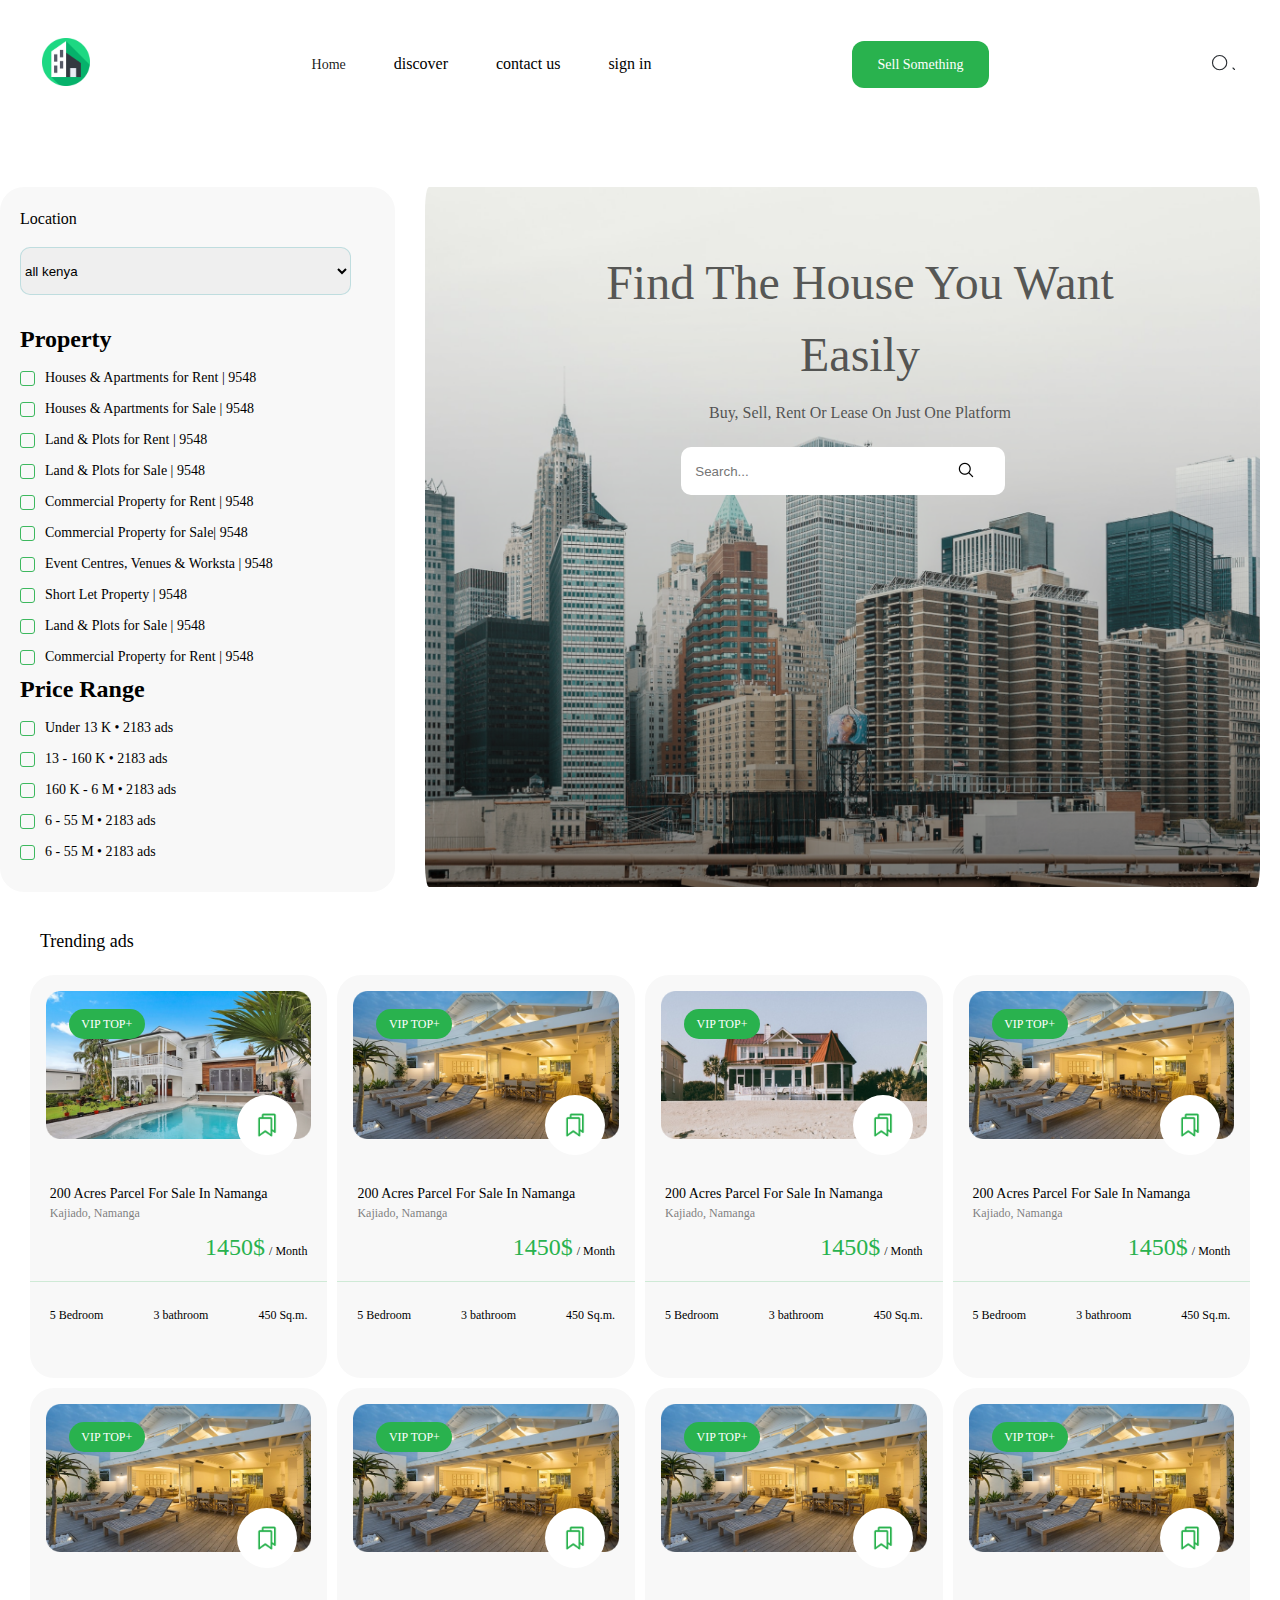
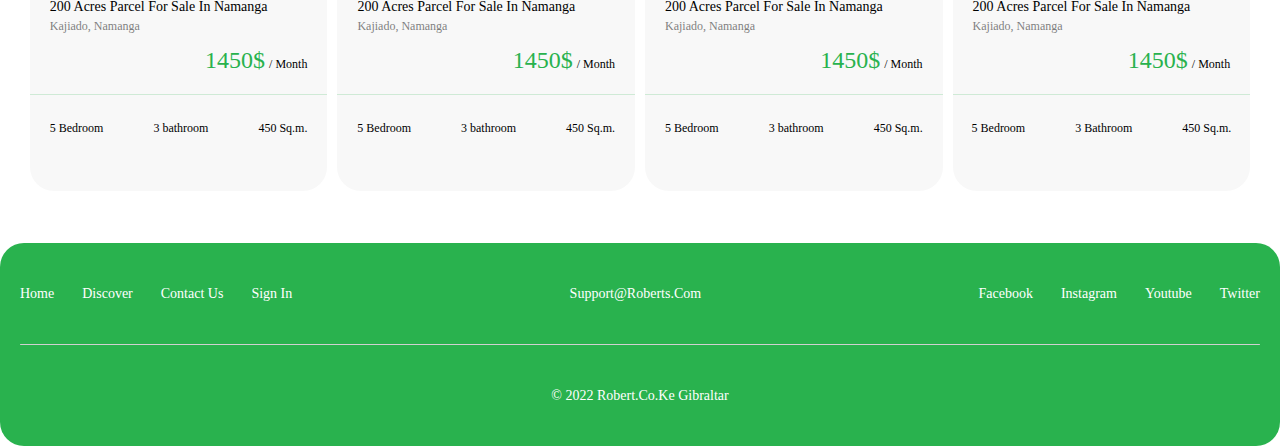
<file: index.html>
<!DOCTYPE html>
<html lang="en">
<head>
    <meta charset="UTF-8">
    <meta http-equiv="X-UA-Compatible" content="IE=edge">
    <meta name="viewport" content="width=device-width, initial-scale=1.0">
    <meta name="keywords" content="htmlL, css,sell, buy home,">
    <meta name="author" content="Giorgi Kirvalidze">
    <meta property="og:url"   content="https://github.com/GKirvala/exercise.git" />
    <meta property="og:type" content="sell and rent Houses" />
    <meta property="og:title" content="Buy and Sell Houses" />
    <meta property="og:description" content="sell,buy and rent Houses" />
    <meta property="og:image" content="./assets/images/main.png />
    <link rel="stylesheet" href="./assets/css/font.css">
    <link rel="stylesheet" href="./assets/css/animation.css">
    <link rel="stylesheet" href="./assets/css/style.css">
    <link rel="shortcut icon" href="./assets/icons/mainlogo.svg" type="image/svg">
    <title>Main Page</title>
</head>
<body>
    <header>
        <div class="header-div">
            <div>
                <a href="index.html">
                    <img src="./assets/icons/apartment.svg" alt="apartment logo">
                </a>
            </div>
                <nav>
                    <ul>
                        <li><a href="index.html">home</a></li>
                        <li>discover</li>
                        <li>contact us</li>
                        <li>sign in</li>
                    </ul>
                    <button class="btn">sell something</button>
                </nav>
                <div>
                    <img src="./assets/icons/circle.svg" alt="circle">
                    <img src="./assets/icons/line.svg" alt="line">
                </div>
        </div>
    </header>
        <section class="m-section">
            <div class="img-class">
                <img src="./assets/images/Main.png" alt="city">
                   <div class="main-title">
                       <h1>Find the house you want easily</h1>
                       <h4>Buy, sell, rent or lease on just one platform</h4>
                    </div>
                    <div class="search">
                        <input type="search" name="search" id="search" placeholder="    Search..." >
                        <button type="submit">
                            <img src="./assets/icons/btnsearch.png" alt="search">
                        </button>
                </div>
            </div>
        </div>            
        <form action="" method="get">
            <div class="form-holder">

                <div class="location">
                    <label for="location">location</label>
                    <select name="location" id="location">
                        <option value="0">all kenya</option>
						<option value="1">Georgia</option>
						<option value="2">Germany</option>
						<option value="3">France</option>
                        <option value="4">South america</option>
                        <option value="5">Russia</option>
                    </select>
                </div>
                <div class="title">
                    <h2>property</h2>
                </div>
                <div class="form-row">
                    <input type="checkbox" name="rent" id="rent">
                    <span class="chechkmark"></span>
                    <label for="rent">Houses & Apartments for Rent | 9548</label>
                </div>
                <div class="form-row">
                    <input type="checkbox" name="sale" id="sale">
                    <span class="chechkmark"></span>
                    <label for="sale">Houses & Apartments for Sale | 9548</label>
                </div>
                <div class="form-row">
                    <input type="checkbox" name="landRent" id="landRent">
                    <span class="chechkmark"></span>
                    <label for="landRent">Land & Plots for Rent | 9548</label>
                </div>
                <div class="form-row">
                    <input type="checkbox" name="landSale" id="landSale">
                    <span class="chechkmark"></span>
                    <label for="landSale">Land & Plots for Sale | 9548</label>
                </div>
                
                <div class="form-row">
                    <input type="checkbox" name="commercialRent" id="commercialRent">
                    <span class="chechkmark"></span>
                    <label for="commercialRent">Commercial Property for Rent | 9548</label>
                </div>

                <div class="form-row">
                    <input type="checkbox" name="commercialSale" id="commercialSale">
                    <span class="chechkmark"></span>
                    <label for="commercialSale">Commercial Property for Sale| 9548</label>
                </div>

                <div class="form-row">
                    <input type="checkbox" name="Worksta" id="Worksta">
                    <span class="chechkmark"></span>
                    <label for="Worksta">Event Centres, Venues & Worksta | 9548</label>
                </div>

                <div class="form-row">
                    <input type="checkbox" name="short" id="short">
                    <span class="chechkmark"></span>
                    <label for="short">Short Let Property | 9548</label>
                </div>
                <div class="form-row">
                    <input type="checkbox" name="land" id="land">
                    <span class="chechkmark"></span>
                    <label for="land">Land & Plots for Sale | 9548</label>
                </div>
                <div class="form-row">
                    <input type="checkbox" name="PropRent" id="PropRent">
                    <span class="chechkmark"></span>
                    <label for="PropRent">Commercial Property for Rent | 9548</label>
                </div>
                <div class="title">
                    <h2>price range</h2>
                </div>
                <div class="form-row">
                    <input type="checkbox" name="under13" id="under13">
                    <span class="chechkmark"></span>
                    <label for="under13">Under 13 K • 2183 ads</label>
                </div>
                
                <div class="form-row">
                    <input type="checkbox" name="160k" id="160k">
                    <span class="chechkmark"></span>
                    <label for="160k">13 - 160 K • 2183 ads</label>
                </div>
                
                <div class="form-row">
                    <input type="checkbox" name="6m" id="6m">
                    <span class="chechkmark"></span>
                    <label for="6m">160 K - 6 M • 2183 ads</label>
                </div>
                
                <div class="form-row">
                    <input type="checkbox" name="55m" id="55m">
                    <span class="chechkmark"></span>
                    <label for="55m">6 - 55 M • 2183 ads</label>
                </div>
                
                <div class="form-row">
                    <input type="checkbox" name="6to55" id="6to55">
                    <span class="chechkmark"></span>
                    <label for="6to55">6 - 55 M • 2183 ads</label>
                </div>             
            </div>
            </form>
        </section>
        <section class="card-section">
            <h2 class="section-title">
                Trending ads
            </h2>
            <div class="card-section-div">         
                <a href="internal.html" class="card">
                    <div class="card-img">
                            <img src="./assets/images/kajiado.png" alt="house with pool">
                            <div class="vip">
                                <p>vip top+</p>
                            </div>
                            <div class="card-icon">
                                <div class="card-circle"></div>
                                <img src="./assets/icons/share.png" alt="share">
                            </div>
                        </div>
                    <div class="card-title">
                        <h3>200 Acres Parcel for Sale in Namanga</h3>
                        <h4>Kajiado, Namanga</h4>
                    </div>
                    <div class="price">
                        <span>1450$</span>
                        <span>/ Month</span>
                    </div>
                    <div class="card-line"></div>
                    <div class="description">
                        <div class="room"><p>5 Bedroom</p></div>
                        <div class="bathroom"><p>3 bathroom</p></div>
                        <div class="size"><p>450 Sq.m.</p></div>
                    </div>
                </a> 
                <div class="card">
                    <div class="card-img">
                            <img src="./assets/images/wood.png" alt="wooden house">
                            <div class="vip">
                                <p>vip top+</p>
                            </div>
                            <div class="card-icon">
                                <div class="card-circle"></div>
                                <img src="./assets/icons/share.png" alt="share">
                            </div>
                        </div>
                    <div class="card-title">
                        <h3>200 Acres Parcel for Sale in Namanga</h3>
                        <h4>Kajiado, Namanga</h4>
                    </div>
                    <div class="price">
                        <span>1450$</span>
                        <span>/ Month</span>
                    </div>
                    <div class="card-line"></div>
                    <div class="description">
                        <div class="room"><p>5 Bedroom</p></div>
                        <div class="bathroom"><p>3 bathroom</p></div>
                        <div class="size"><p>450 Sq.m.</p></div>
                    </div>
                </div> 
                <div class="card">
                    <div class="card-img">
                            <img src="./assets/images/sand.png" alt="house on the beach">
                            <div class="vip">
                                <p>vip top+</p>
                            </div>
                            <div class="card-icon">
                                <div class="card-circle"></div>
                                <img src="./assets/icons/share.png" alt="share">
                            </div>
                        </div>
                    <div class="card-title">
                        <h3>200 Acres Parcel for Sale in Namanga</h3>
                        <h4>Kajiado, Namanga</h4>
                    </div>
                    <div class="price">
                        <span>1450$</span>
                        <span>/ Month</span>
                    </div>
                    <div class="card-line"></div>
                    <div class="description">
                        <div class="room"><p>5 Bedroom</p></div>
                        <div class="bathroom"><p>3 bathroom</p></div>
                        <div class="size"><p>450 Sq.m.</p></div>
                    </div>
                </div> 
                <div class="card">
                    <div class="card-img">
                            <img src="./assets/images/wood.png" alt="wooden house">
                            <div class="vip">
                                <p>vip top+</p>
                            </div>
                            <div class="card-icon">
                                <div class="card-circle"></div>
                                <img src="./assets/icons/share.png" alt="share">
                            </div>
                        </div>
                    <div class="card-title">
                        <h3>200 Acres Parcel for Sale in Namanga</h3>
                        <h4>Kajiado, Namanga</h4>
                    </div>
                    <div class="price">
                        <span>1450$</span>
                        <span>/ Month</span>
                    </div>
                    <div class="card-line"></div>
                    <div class="description">
                        <div class="room"><p>5 Bedroom</p></div>
                        <div class="bathroom"><p>3 bathroom</p></div>
                        <div class="size"><p>450 Sq.m.</p></div>
                    </div>
                </div> 
                <div class="card">
                    <div class="card-img">
                            <img src="./assets/images/wood.png" alt="wooden house">
                            <div class="vip">
                                <p>vip top+</p>
                            </div>
                            <div class="card-icon">
                                <div class="card-circle"></div>
                                <img src="./assets/icons/share.png" alt="share">
                            </div>
                        </div>
                    <div class="card-title">
                        <h3>200 Acres Parcel for Sale in Namanga</h3>
                        <h4>Kajiado, Namanga</h4>
                    </div>
                    <div class="price">
                        <span>1450$</span>
                        <span>/ Month</span>
                    </div>
                    <div class="card-line"></div>
                    <div class="description">
                        <div class="room"><p>5 Bedroom</p></div>
                        <div class="bathroom"><p>3 bathroom</p></div>
                        <div class="size"><p>450 Sq.m.</p></div>
                    </div>
                </div> 
                <div class="card">
                    <div class="card-img">
                            <img src="./assets/images/wood.png" alt="wooden house">
                            <div class="vip">
                                <p>vip top+</p>
                            </div>
                            <div class="card-icon">
                                <div class="card-circle"></div>
                                <img src="./assets/icons/share.png" alt="share">
                            </div>
                        </div>
                    <div class="card-title">
                        <h3>200 Acres Parcel for Sale in Namanga</h3>
                        <h4>Kajiado, Namanga</h4>
                    </div>
                    <div class="price">
                        <span>1450$</span>
                        <span>/ Month</span>
                    </div>
                    <div class="card-line"></div>
                    <div class="description">
                        <div class="room"><p>5 Bedroom</p></div>
                        <div class="bathroom"><p>3 bathroom</p></div>
                        <div class="size"><p>450 Sq.m.</p></div>
                    </div>
                </div> 
                <div class="card">
                    <div class="card-img">
                            <img src="./assets/images/wood.png" alt="wooden house">
                            <div class="vip">
                                <p>vip top+</p>
                            </div>
                            <div class="card-icon">
                                <div class="card-circle"></div>
                                <img src="./assets/icons/share.png" alt="share">
                            </div>
                        </div>
                    <div class="card-title">
                        <h3>200 Acres Parcel for Sale in Namanga</h3>
                        <h4>Kajiado, Namanga</h4>
                    </div>
                    <div class="price">
                        <span>1450$</span>
                        <span>/ Month</span>
                    </div>
                    <div class="card-line"></div>
                    <div class="description">
                        <div class="room"><p>5 Bedroom</p></div>
                        <div class="bathroom"><p>3 bathroom</p></div>
                        <div class="size"><p>450 Sq.m.</p></div>
                    </div>
                </div> 
                <div class="card">
                    <div class="card-img">
                            <img src="./assets/images/wood.png" alt="wooden house">
                            <div class="vip">
                                <p>vip top+</p>
                            </div>
                            <div class="card-icon">
                                <div class="card-circle"></div>
                                <img src="./assets/icons/share.png" alt="share">
                            </div>
                        </div>
                    <div class="card-title">
                        <h3>200 Acres Parcel for Sale in Namanga</h3>
                        <h4>Kajiado, Namanga</h4>
                    </div>
                    <div class="price">
                        <span>1450$</span>
                        <span>/ Month</span>
                    </div>
                    <div class="card-line"></div>
                    <div class="description">
                        <div class="room"><p>5 Bedroom</p></div>
                        <div class="bathroom"><p>3 Bathroom</p></div>
                        <div class="size"><p>450 Sq.m.</p></div>
                    </div>
                </div> 
            </div>        
        </section>
        <footer>
            <div class="footer-holder">
                <div class="left">
                    <a href="">home</a>
                    <a href="">discover</a>
                    <a href="">contact us</a>
                    <a href="">sign in</a>
                </div>
                <div class="supp">
                    <a href="mailto:Support@Roberts.com">Support@Roberts.com</a>
                </div>
                <div class="right">
                    <a href="">facebook</a>
                    <a href="">instagram</a>
                    <a href="">youtube</a>
                    <a href="">twitter</a>
                </div>
            </div>
                <div class="footer-line"></div>
                <div class="copyright">
                    <p>© 2022 Robert.co.ke Gibraltar</p>
                </div>
        </footer>
        <div class="last">
            <div class="mobile-icons">
                <div class="icon-row">
                    <img src="./assets/icons/home.png" alt="building">
                home
            </div>
            <div class="icon-row">
                <a href="">
                    <img src="./assets/icons/discover.png" alt="building">
                </a>
                discover
            </div>
  
            <div class="icon-row">
                <a href="">
                    <img src="./assets/icons/message.png" alt="building">
                </a>
                message
            </div>
            <div class="icon-row">
                <a href="">
                    <img src="./assets/icons/user.png" alt="building">
                </a>
                profile
            </div>
            <div class="plus">
                <a href="">
                    <div>
                        <img src="./assets/icons/Frame.png" alt="home">
                    </div>
                </a>
                sell
            </div>
        </div>
    </body>
    </html>
</file>
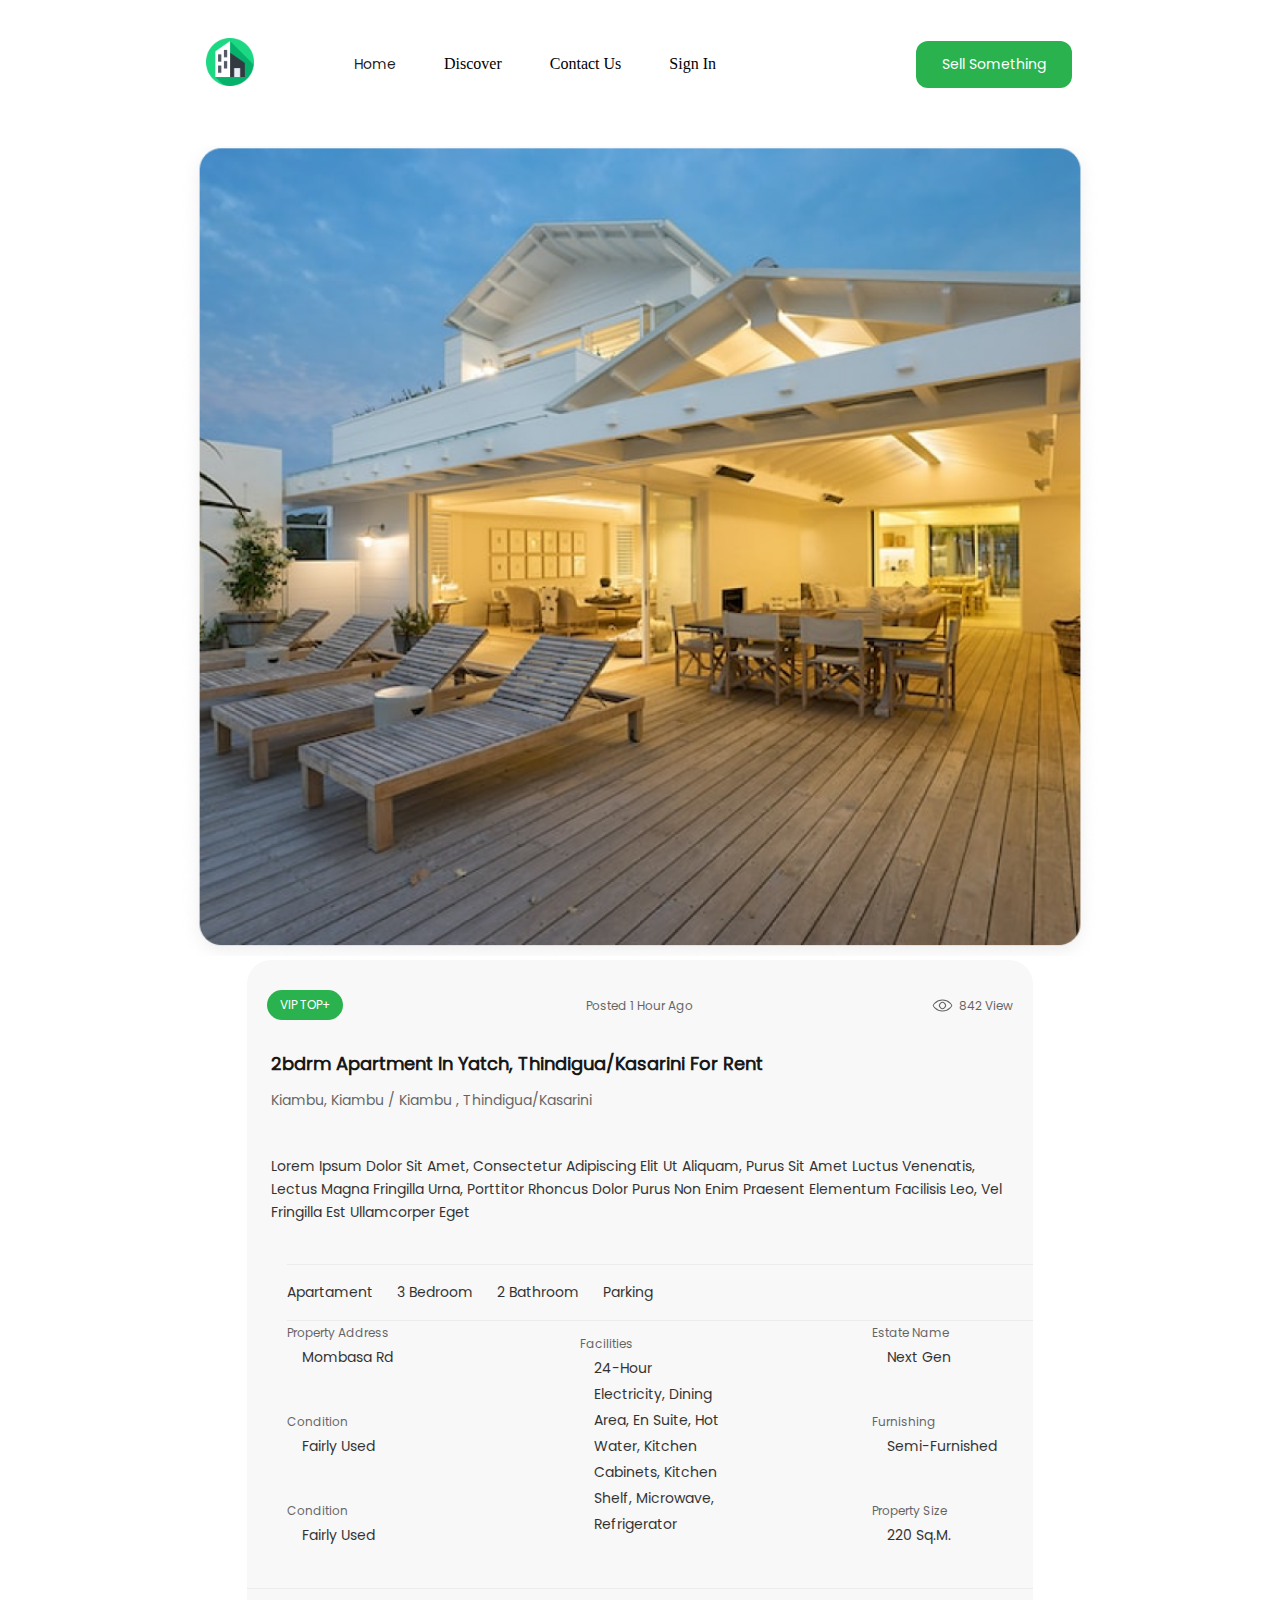
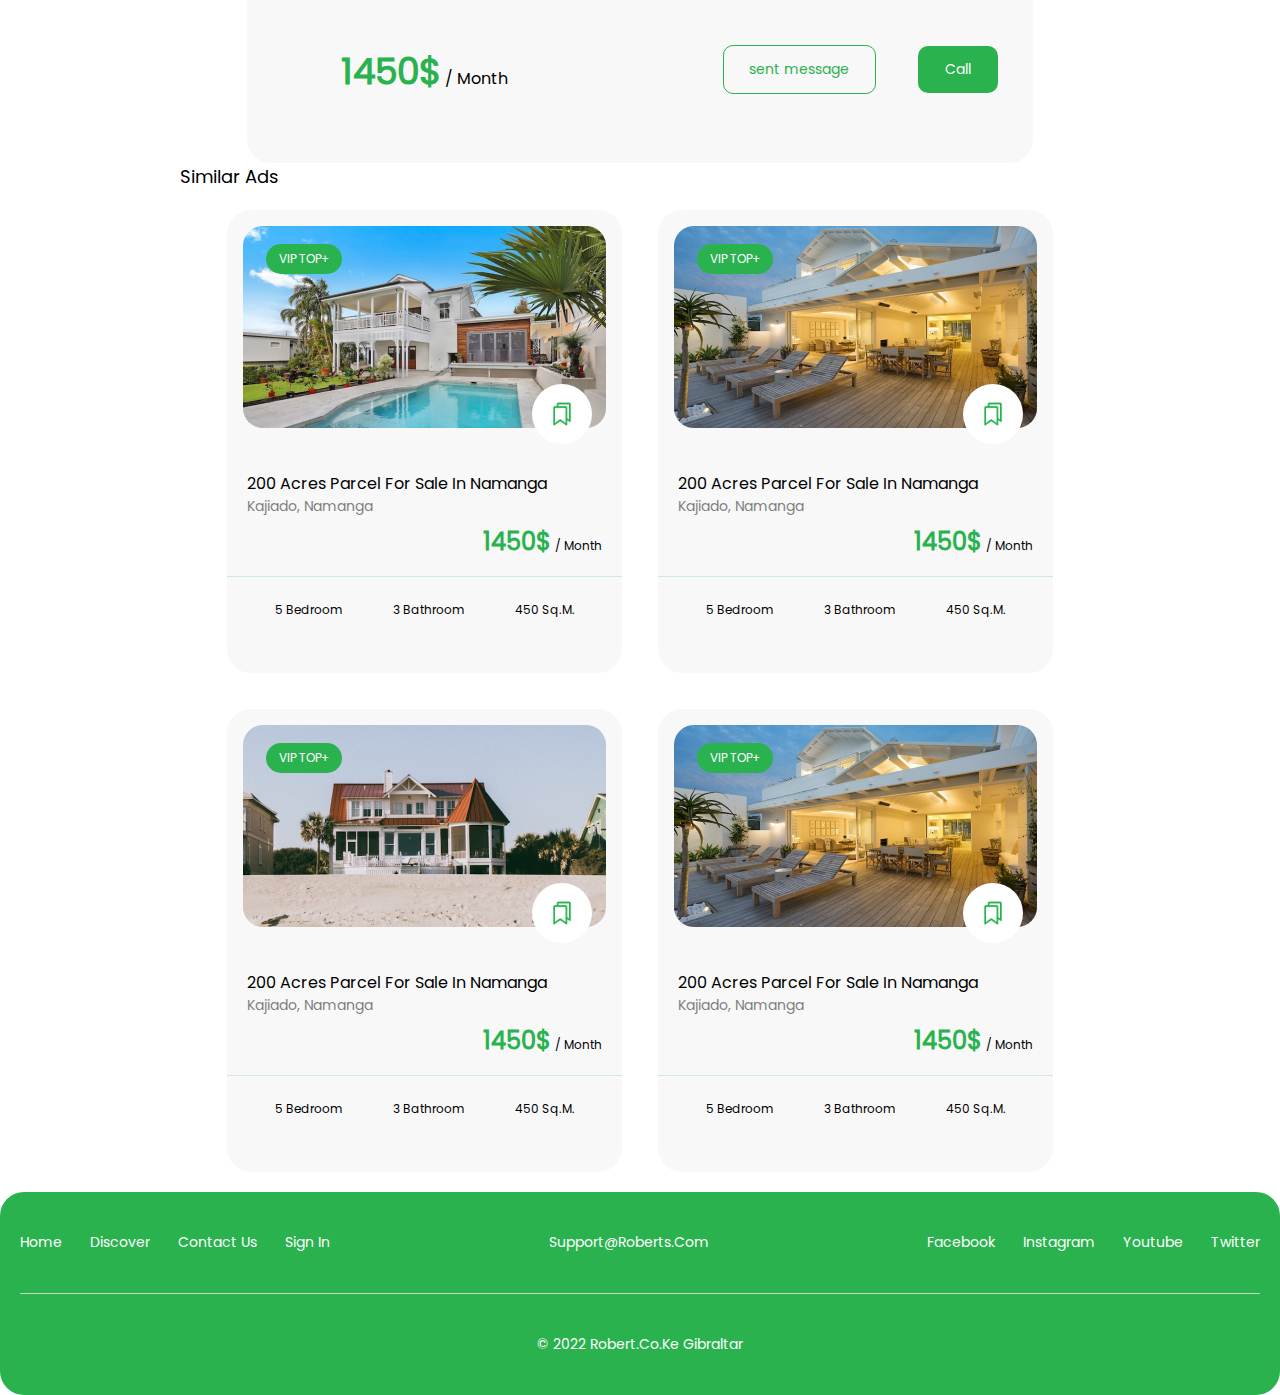
<file: internal.html>
<!DOCTYPE html>
<html lang="en">
<head>
    <meta charset="UTF-8">
    <meta http-equiv="X-UA-Compatible" content="IE=edge">
    <meta name="viewport" content="width=device-width, initial-scale=1.0">
    <link rel="icon" href="./assets/icons/mainlogotwo.svg">
    <link rel="stylesheet" href="./assets/css/font.css">
    <link rel="stylesheet" href="./assets/css/animation.css">
    <link rel="stylesheet" href="./assets/css/internal.css">
    <title>Home internal</title>
</head>
<body>
    <header>
        <div class="header-div">
            <div class="logo">
                <a href="index.html">
                    <img src="./assets/icons/apartment.svg" alt="apartment logo">
                </a>
            </div>
                <nav>
                    <ul>
                        <li><a href="index.html">home</a></li>
                        <li>Discover</li>
                        <li>Contact us</li>
                        <li>Sign in</li>
                    </ul>
                    <button class="btn">sell something</button>
                </nav>
                <div class="navSearch">
                    <div class="circle"></div>
                    <img src="./assets/icons/circle.svg" alt="search circle">
                    <img src="./assets/icons/line.svg" alt="search line">
                </div>    
        </div>
    </header>
    <section class="internal">
        <div class="int-img">
            <img src="./assets/images/intwood.png" alt="">
        </div>
        <div class="int-description">
            <div class="post">
                <div class="int-vip">
                    <p>vip top+</p>
                </div>
                <div>
                    <p class="txt">Posted 1 hour ago</p>
                </div>
                <div class="view">
                    <div class="eye"></div>
                    <div>
                        <p class="txt">842 view</p>
                    </div>
                </div>
            </div>
        <div class="int-title">
            <h1>2bdrm Apartment in Yatch, Thindigua/Kasarini for Rent</h1>
            <h2>Kiambu, Kiambu / Kiambu , Thindigua/Kasarini</h2>
            <p>Lorem ipsum dolor sit amet, consectetur adipiscing elit ut aliquam, purus sit amet luctus venenatis, lectus magna fringilla urna, porttitor rhoncus dolor purus non enim praesent elementum facilisis leo, vel fringilla est ullamcorper eget

            </p>
        </div>
        <div class="span">
            <span>Apartament</span>
            <span>3 bedroom</span>
            <span>2 bathroom</span>
            <span>Parking</span>
        </div>
        <div class="prop-desc">
            <div class="child">
                <h3>Property address</h3>
                <p>mombasa rd</p>
            </div>
            <div class="child">
                <h3>
                    Condition
                </h3>
                <p>
                    Fairly Used
                </p>
            </div>
            <div class="child">
                <h3>
                    Condition
                </h3>
                <p>
                    Fairly Used
                </p>
            </div>
            <div class="child">
                <h3>
                    Facilities
                </h3>
                <p>
                    24-hour Electricity,
                    Dining Area,
                    En Suite,
                    Hot Water,
                    Kitchen Cabinets,
                    Kitchen Shelf,
                    Microwave,
                    Refrigerator

                </p>
            </div>
            <div class="child"> 
                <h3>
                    Estate name
                    
                </h3>
                <p>
                    Next Gen
                </p>
            </div>
            <div class="child">
                <h3>
                    Furnishing
                </h3>
                <p>
                    Semi-Furnished
                </p>
            </div>
            <div class="child">
                <h3>
                    Property size
                </h3>
                <p>
                    220 sq.m.
                </p>
            </div>
            
        </div>
        <div class="button-holder">
            <div class="price">
                <span>1450$</span>
                <span>/ Month</span>
            </div>
            <div class="cntc-seller">
                <a href="tel:+995123456789">call</a>
                <button class="sent">sent message</button>
            </div>
        </div>
    </div>
    </section>

    <section class="card-section">
        <h2 class="section-title">
            Similar ads
        </h2>
        <div class="card-section-div">         
            <div class="card">
                <div class="card-img">
                        <img src="./assets/images/kajiado.png" alt="house with pool">
                        <div class="vip">
                            <p>vip top+</p>
                        </div>
                        <div class="card-icon">
                            <div class="card-circle"></div>
                            <img src="./assets/icons/share.png" alt="share">
                        </div>
                    </div>
                <div class="card-title">
                    <h3>200 Acres Parcel for Sale in Namanga</h3>
                    <h4>Kajiado, Namanga</h4>
                </div>
                <div class="price">
                    <span>1450$</span>
                    <span>/ Month</span>
                </div>
                <div class="card-line"></div>
                <div class="description">
                    <div class="room"><p>5 Bedroom</p></div>
                    <div class="bathroom"><p>3 bathroom</p></div>
                    <div class="size"><p>450 Sq.m.</p></div>
                </div>
            </div> 
            <div class="card">
                <div class="card-img">
                        <img src="./assets/images/wood.png" alt="wooden house">
                        <div class="vip">
                            <p>vip top+</p>
                        </div>
                        <div class="card-icon">
                            <div class="card-circle"></div>
                            <img src="./assets/icons/share.png" alt="share">
                        </div>
                  </div>
                <div class="card-title">
                    <h3>200 Acres Parcel for Sale in Namanga</h3>
                    <h4>Kajiado, Namanga</h4>
                </div>
                <div class="price">
                    <span>1450$</span>
                    <span>/ Month</span>
                </div>
                <div class="card-line"></div>
                <div class="description">
                    <div class="room"><p>5 Bedroom</p></div>
                    <div class="bathroom"><p>3 bathroom</p></div>
                    <div class="size"><p>450 Sq.m.</p></div>
                </div>
            </div> 
            <div class="card">
                <div class="card-img">
                        <img src="./assets/images/sand.png" alt="house on the beach">
                        <div class="vip">
                            <p>vip top+</p>
                        </div>
                        <div class="card-icon">
                            <div class="card-circle"></div>
                            <img src="./assets/icons/share.png" alt="share">
                        </div>
                    </div>
                <div class="card-title">
                    <h3>200 Acres Parcel for Sale in Namanga</h3>
                    <h4>Kajiado, Namanga</h4>
                </div>
                <div class="price">
                    <span>1450$</span>
                    <span>/ Month</span>
                </div>
                <div class="card-line"></div>
                <div class="description">
                    <div class="room"><p>5 Bedroom</p></div>
                    <div class="bathroom"><p>3 bathroom</p></div>
                    <div class="size"><p>450 Sq.m.</p></div>
                </div>
            </div> 
            <div class="card">
                <div class="card-img">
                        <img src="./assets/images/wood.png" alt="wooden house">
                        <div class="vip">
                            <p>vip top+</p>
                        </div>
                        <div class="card-icon">
                            <div class="card-circle"></div>
                            <img src="./assets/icons/share.png" alt="share">
                        </div>
                    </div>
                <div class="card-title">
                    <h3>200 Acres Parcel for Sale in Namanga</h3>
                    <h4>Kajiado, Namanga</h4>
                </div>
                <div class="price">
                    <span>1450$</span>
                    <span>/ Month</span>
                </div>
                <div class="card-line"></div>
                <div class="description">
                    <div class="room"><p>5 Bedroom</p></div>
                    <div class="bathroom"><p>3 bathroom</p></div>
                    <div class="size"><p>450 Sq.m.</p></div>
                </div>
            </div> 
        </div>
     </section>
    <footer>
        <div class="footer-holder">
            <div class="left">
                <a href="">home</a>
                <a href="">discover</a>
                <a href="">contact us</a>
                <a href="">sign in</a>
            </div>
            <div class="supp">
                <a href="mailto:Support@Roberts.com">Support@Roberts.com</a>
            </div>
            <div class="right">
                <a href="">facebook</a>
                <a href="">instagram</a>
                <a href="">youtube</a>
                <a href="">twitter</a>
            </div>
        </div>
            <div class="footer-line"></div>
            <div class="copyright">
                <p>© 2022 Robert.co.ke Gibraltar</p>
            </div>
    </footer>
    <div class="last">

        <div class="mobile-icons">
            <div class="icon-row">
            <a href="">
                <img src="./assets/icons/home.png" alt="home">
            </a>
            <span>home</span>
        </div>
        <div class="icon-row">
            <a href="">
                <img src="./assets/icons/discover.png" alt="home">
            </a>
            <span>discover</span>
        </div>

        <div class="icon-row">
            <a href="">
                <img src="./assets/icons/message.png" alt="home">
            </a>
            <span>message</span>
        </div>
        <div class="icon-row">
            <a href="">
                <img src="./assets/icons/user.png" alt="home">
            </a>
            <span>profile</span>
        </div>
        <div class="plus">
            <a href="">
                <div class="sell">
                    <img src="./assets/icons/Frame.png" alt="home">
                </div>
            </a>
            <span>sell</span>
        </div>
    </div>
</body>
</html>
</file>
<file: assets/css/font.css>
@font-face {
    font-family: poppins;
    src: url(../fonts/Poppins-Regular.ttf);
}
</file>
<file: assets/css/animation.css>
@keyframes rotate{
    0% {

        transform: rotateY(1turn);
        
    }

    100% {
        
    }

}
</file>
<file: assets/css/style.css>
*{
    margin: 0;
    padding: 0;
    box-sizing: border-box;
}
a{
    text-decoration: none;
}
ul ,li{
    list-style-type: none;
}
body{
    background-color: white;
}
header{
    width: 100%;
}
.header-div{
    display: flex;
    flex-wrap: wrap;
    justify-content: space-between;
    align-items: center;
    max-width: 768px;
    width: 100%;
    margin: auto;
    padding: 38px 22px 28px 20px;
}

nav{
    display: none;
    
}
.navSearch :nth-child(1){
    width: 44px;
    height: 44px;
    border-radius: 50%;
    background-color: white;
    position: relative;
}

.navSearch :nth-child(2){
    position: absolute;
    top: 13px;
    left:13px;
}
.navSearch :nth-child(3){
    position: absolute;
    top: 28px;
    left:28px;
}

.m-section{

    display: flex;
    flex-direction: column;
    align-items: center;
    justify-content: center;
    max-width: 768px;
    width: 100%;
    margin: auto;
    gap: 20px;

}

.img-class{
    display: block;
    max-width: 722px;
    width: 100%;
    position: relative;
    margin: auto;
    
}
.img-class img{
    max-width: 768px;
    width: 100%;
    border-radius: 24px;
    padding: 0 20px;
    position: relative;
}

.main-title{
    position: absolute;
    top: 20px;
    left: 50%;
    transform: translate(-50%);
}
.main-title h1{
    margin-bottom: 8px;
    font-family: poppins;
    font-weight: 400;
    opacity: 80%;
    font-size: 24px;
    line-height: 36px;
    text-align: center;
    text-transform: capitalize;
}
.main-title h4{
    font-family: poppins;
    font-weight: 400;
    opacity: 80%;
    font-size: 14px;
    line-height: 21px;
    text-transform: capitalize;
}
.search{
    display: none;
}
form{
    max-width: 768px;
    width: 100%;
    margin:0 auto;
}
.form-holder{
    margin: 24px 20px;
    padding: 20px;
    background-color: rgba(248, 248, 248, 1);

    border-radius: 24px;
}
.location{
    display: flex;
    flex-direction: column;
    flex-wrap: wrap;
    gap: 16px;
    margin-bottom: 32px;

}
.location label{
    font-family: poppins;
    font-weight: 500;
    font-size: 16px;
    line-height: 24px;
    color: rgba(0, 0, 0, 1);
    text-transform: capitalize;

}
.location select{
    height: 48px;
    border: 1px solid rgba(13, 156, 164, 0.21) ;
    border-radius: 10px;
}

.title{
    margin: 32px 0 13px 0;
    font-family: poppins;
    font-weight: 500;
    font-size: 16px;
    line-height: 24px;
    color: rgba(0, 0, 0, 1);
    text-transform: capitalize;
}

.form-row{
    display: flex;
    flex-wrap: wrap;
    gap: 12px;
    padding-bottom: 10px;
    position: relative;
}
.form-row label{
    font-family: Poppins;
    font-size: 14px;
    font-weight: 400;
    line-height: 21px;
    letter-spacing: 0em;
    text-align: left;
    
}
input[type=checkbox] {
    visibility: hidden;
}
.chechkmark {
    position: absolute;
    top: 4px;
    left: 0;
    height: 15px;
    width: 15px;
    border: 1px solid rgba(41, 178, 78, 1);
    border-radius: 3px;
    opacity: 90%;
    background-color: rgba(248, 248, 248, 1);
}
 .form-row input:checked ~ .chechkmark {
     background-color: rgba(41, 178, 78, 1);
 }
          
.chechkmark:after {
     content: "";
    position: absolute;
     display: none;
}
          

.form-row input:checked ~ .chechkmark:after {
      display: block;
 }
          

.form-row .chechkmark:after {
    left: 4px;
    bottom: 4px;
    width: 3px;
    height: 6px;
    border: solid rgb(231, 231, 235);
    border-width: 0 2px 2px 0;
    transform: rotate(45deg);
    transform: rotate(45deg);
    transform: rotate(45deg);
 }


.card-section{
    max-width: 768px;
    width: 100%;
    margin: auto;
   
}
.section-title{
    display: inline;
    font-family: Poppins;
    font-size: 18px;
    font-weight: 500;
    line-height: 27px;
    
}
.card-section-div{
    max-width: 768px;
    width: 100%;
    margin: auto;
    padding: 20px;
    display: flex;
    flex-wrap: wrap;
    align-items: center;
    justify-content: center;
    gap: 36px;
    
}

.card{
background-color: rgba(248, 248, 248, 1);
    border-radius: 24px;
    padding-bottom: 27px;
}
.card-img{
    display: flex;
    flex-direction: column;
    position: relative;
    z-index: 1;
}
.card img{
    max-width: 768px;
    width: 100%;
    padding: 16px;
    border-radius: 20px;
    position: relative;
}

.vip{
    width: 76px;
    height: 30px;
    background-color:rgba(41, 178, 78, 1);
    border-radius: 15px;
    position: absolute;
    top:34px;
    left: 39px;
    z-index: 2;
}
.vip p{
    margin: 6px;
    text-align: center;
    font-family: Poppins;
    font-size: 12px;
    font-weight: 500;
    line-height: 18px;
    color:rgba(255, 255, 255, 1);
    text-transform: uppercase;
}

.card-icon{
    width: 60px;
    height: 60px;
    position: absolute;
    bottom: 0;
    right: 30px;
    z-index: 999;
}

.card-circle{
    position: relative;
    bottom: 0;
    right: 0;
    width: 60px;
    height: 60px;
    background-color: rgba(255, 255, 255, 1);
    border-radius: 50%;
    z-index: 2;
}

.card-icon img{
    position: absolute;
    bottom: 0;
    right: 0;
    z-index: 3;
}

.card-title{
    margin: 28px 0 7px 20px;
}

.card-title h3{
    font-family: Poppins;
    font-size: 14px;
    font-weight: 500;
    line-height: 21px;
    color: rgba(0, 0, 0, 1);
    text-transform: capitalize;

    
}
.card-title h4{
    font-family: Poppins;
    font-size: 12px;
    font-weight: 400;
    line-height: 18px;
    color: rgba(0, 0, 0, 1);
    text-transform: capitalize;
    opacity: 50%;
    
}

.price{
    text-align: right;
    margin-right: 20px;
}
.price :nth-child(1){
    font-family: Poppins;
    font-size: 24px;
    font-weight: 400;
    line-height: 36px;
    color: rgba(41, 178, 78, 1);
}

.price :nth-child(2){
    font-family: Poppins;
    font-size: 12px;
    font-weight: 400;
    line-height: 18px;
    color: rgba(0, 0, 0, 1);
}

.card-line{
    max-width: 768px;
    width: 100%;
    height: 1px;
    background-color: rgba(207, 234, 214, 1);
    margin-top: 16px;
    margin-bottom: 24px;
}

.description{
    display: flex;
    flex-wrap: wrap;
    align-items: center;
    justify-content: center;
    gap: 50px;
    font-family: Poppins;
    font-size: 12px;
    font-weight: 400;
    line-height: 18px;
    color: rgba(0, 0, 0, 1);
    padding-bottom: 27px;
    
}
footer{
    background-color: #29B24E;
    width: 100%;
    border-radius: 24px;
    margin-bottom: 84px;

}
.footer-holder{
    display: flex;
    justify-content: space-between;
    align-items: center;
    padding: 40px 20px;
}
.supp{
    display: none;
}
.left{
    display: flex;
    flex-direction: column;
    flex-wrap: wrap;
    
}
.left a,
.right a{
    font-family: Poppins;
    font-size: 16px;
    font-weight: 500;
    line-height: 24px;
    color:#FFFFFF ;
    text-transform: capitalize;
}
.right{
    display: flex;
    flex-direction: column;
    flex-wrap: wrap;
}

.footer-line{
    height: 1px;
    background-color: #D0D0D0;
    border-radius: 40px;
    margin: 0 20px 40px 20px;
}

.copyright{
    text-align: center;
    font-family: Poppins;
    font-size: 14px;
    font-weight: 400;
    line-height: 21px;
    color: #FFFFFF;
    text-transform: capitalize;
    padding-bottom: 40px;
    
}
.last{
    max-width: 768px;
    width: 100%;
    height: 80px;
    background-color:#FFFFFF ;
    border-radius: 24px 24px 0px 0px;

}
.mobile-icons{
    padding-top: 12px;
    display: flex;
    justify-content: space-around;
    align-items: center;
    flex-wrap: wrap;
    gap: 40px;
    position: relative; 
}
.icon-row{
    display: flex;
    flex-direction: column;
    justify-content: center;
    align-content: center;
    flex-wrap: wrap;
    text-align: center;
    gap: 6px;
}
.icon-row span,
.plus span{
    text-transform: capitalize;
    font-family: Poppins;
    font-size: 11px;
    font-weight: 500;
    line-height: 17px;
    color: #000000CC;
    text-align: center;
    
}
.plus{
    position: absolute;
    top: -15px;
    display: flex;
    flex-direction: column;
    justify-content: center;
    gap: 12px;

}

.sell{
    background-color: #29B24E;
    min-width: 66px;
    height: 66px;
    border-radius: 12px;
    position: relative;
}
.sell img{
    position: absolute;
    top: 15px;
    left: 16px;
}
@media (width >= 769px){
    .header-div{
        display: flex;
        flex-wrap: wrap;
        justify-content: space-between;
        align-items: center;
        max-width: 1024px;
        width: 100%;
    }
    nav{
        display: flex;
        flex-wrap: wrap;
        align-items: center;
        justify-content: center;
        gap: 100px;
    }
    nav ul{
        display: flex;
        flex-wrap: wrap;
        justify-content: center;
        align-items: center;
        gap: 35px;
    }

    ul a{
        font-family: Poppins;
        font-size: 14px;
        font-weight: 400;
        line-height: 21px;
        color: #000000E5;
        text-transform: capitalize;
    }

    .btn{
        background-color: #29B24E;
        border-radius: 12px;
        border: none;
        padding: 10px 22px;
        font-family: Poppins;
        font-size: 14px;
        font-weight: 400;
        line-height: 21px;
        color: #FFFFFF;
        text-transform: capitalize;
        
    }
    .navSearch{
        display: none;
    }

    .m-section{

        display: flex;
        flex-direction: row;
        align-items: flex-start;
        justify-content: flex-start;
        max-width: 1024px;
        width: 100%;
        gap: 10px;
    
    }
    .img-class{
        order: 2;
        display: block;
        max-width: 700px;
        width: 100%;
        height: 700px;
        position: relative;
        margin: 20px auto;
        
    }
    .img-class img{
        max-width: 700px;
        width: 100%;
        max-height: 700px;
        height: 100%;
        object-fit: cover;
        border-radius: 24px;
        position: relative;
    }

  .main-title{
        position: absolute;
        top: 30px;
        left: 40%;
        transform: translate(-30%); 
    } 
   .main-title h1{
        margin-bottom: 8px;
        font-family: poppins;
        font-weight: 400;
        opacity: 80%;
        font-size: 36px;
        line-height: 66px;
        text-align: center;
        text-transform: capitalize;
    }
    
    .main-title h4{
        font-family: poppins;
        font-weight: 400;
        opacity: 80%;
        font-size: 16px;
        line-height: 21px;
        text-transform: capitalize;
    }
    .search{
        display: block;
        position: absolute;
        top: 220px;
        left: 50%;
        transform: translate(-50%);
        color:#F8F8F8CC;
    }
    #search{
        cursor: pointer;
        height: 48px;
        width: 324px;
        border: none;
        border-radius: 10px;
    }
    .search button{
        background-color: #fff;
        border: none;
        position: absolute;
        top: 14px;
        right: 10px;
        cursor: pointer;
    }
    .search ~ button img{
        width: 18px;
        height: 18px;
    }
    form{
        max-width: 295px;
        width: 100%;
        max-height: 551px;
        height: 100%;
    }
    
    .form-holder{
        padding: 20px;
        background-color: rgba(248, 248, 248, 1);
        border-radius: 24px;
    }
    .location{
        display: flex;
        flex-direction: column;
        flex-wrap: wrap;
        gap: 10px;
        margin-bottom: 25px;
    
    }
    .location label{
        font-family: poppins;
        font-weight: 500;
        font-size: 14px;
        line-height: 24px;
        color: rgba(0, 0, 0, 1);
        text-transform: capitalize;
    
    }
    
    .location select{
        height: 48px;
        border: 1px solid rgba(13, 156, 164, 0.21) ;
        border-radius: 10px;
    }
    
    .title{
        margin: 28px 0 10px 0;
        font-family: poppins;
        font-weight: 500;
        font-size: 12px;
        line-height: 24px;
        color: rgba(0, 0, 0, 1);
        text-transform: capitalize;
    }
    
    .form-row{
        display: flex;
        flex-wrap: wrap;
        gap: 9px;
        padding-bottom: 8px;
        position: relative;
    }
    .form-row label{
        font-family: Poppins;
        font-size: 10px;
        font-weight: 400;
        line-height: 21px;
        
    }
    
    input[type=checkbox] {
        visibility: hidden;
    }
    .chechkmark {
        position: absolute;
        top: 4px;
        left: 0;
        height: 15px;
        width: 15px;
        border: 1px solid rgba(41, 178, 78, 1);
        border-radius: 3px;
        opacity: 90%;
        background-color: rgba(248, 248, 248, 1);
    }
     .form-row input:checked ~ .chechkmark {
         background-color: rgba(41, 178, 78, 1);
     }
              
    .chechkmark:after {
         content: "";
        position: absolute;
         display: none;
    }
              
    
    .form-row input:checked ~ .chechkmark:after {
          display: block;
     }
              
    
    .form-row .chechkmark:after {
        left: 4px;
        bottom: 4px;
        width: 3px;
        height: 6px;
        border: solid rgb(231, 231, 235);
        border-width: 0 2px 2px 0;
        transform: rotate(45deg);
        transform: rotate(45deg);
        transform: rotate(45deg);
            }
.card-section{
    max-width: 1024px;
    width: 100%;
    margin: 32px auto;

    
}
.section-title{

    font-family: Poppins;
    font-size: 18px;
    font-weight: 500;
    line-height: 27px;
    margin-top: 50px;
    margin-left: 40px;
    
}
.card-section-div{
    max-width: 1024px;
    width: 100%;
    padding: 20px;
    display: flex;
    flex-wrap: wrap;
    align-items: center;
    justify-content: center;
    gap: 36px;   
}
.card{
    background-color: rgba(248, 248, 248, 1);
    border-radius: 24px;
    padding-bottom: 27px;
}
.card-img{
    display: flex;
    flex-direction: column;
    position: relative;
    z-index: 1;
}
.card img{
    max-width: 768px;
    width: 100%;
    padding: 16px;
    border-radius: 20px;
    position: relative;
}

.vip{
    width: 76px;
    height: 30px;
    background-color:rgba(41, 178, 78, 1);
    border-radius: 15px;
    position: absolute;
    top:34px;
    left: 39px;
    z-index: 2;
}
.vip p{
    margin: 6px;
    text-align: center;
    font-family: Poppins;
    font-size: 12px;
    font-weight: 500;
    line-height: 18px;
    color:rgba(255, 255, 255, 1);
    text-transform: uppercase;
}

.card-icon{
    width: 60px;
    height: 60px;
    position: absolute;
    bottom: 0;
    right: 30px;
    z-index: 999;
}

.card-circle{
    position: relative;
    bottom: 0;
    right: 0;
    width: 60px;
    height: 60px;
    background-color: rgba(255, 255, 255, 1);
    border-radius: 50%;
    z-index: 2;
}

.card-icon img{
    position: absolute;
    bottom: 0;
    right: 0;
    z-index: 3;
}

.card-title{
    margin: 28px 0 7px 20px;
}

.card-title h3{
    font-family: Poppins;
    font-size: 14px;
    font-weight: 500;
    line-height: 21px;
    color: rgba(0, 0, 0, 1);
    text-transform: capitalize;   
}
.card-title h4{
    font-family: Poppins;
    font-size: 12px;
    font-weight: 400;
    line-height: 18px;
    color: rgba(0, 0, 0, 1);
    text-transform: capitalize;
    opacity: 50%; 
}
.price{
    text-align: right;
    margin-right: 20px;
}
.price :nth-child(1){
    font-family: Poppins;
    font-size: 24px;
    font-weight: 400;
    line-height: 36px;
    color: rgba(41, 178, 78, 1);
}
.price :nth-child(2){
    font-family: Poppins;
    font-size: 12px;
    font-weight: 400;
    line-height: 18px;
    color: rgba(0, 0, 0, 1);
}
.card-line{
    max-width: 768px;
    width: 100%;
    height: 1px;
    background-color: rgba(207, 234, 214, 1);
    margin-top: 16px;
    margin-bottom: 24px;
}
.description{
    display: flex;
    flex-wrap: wrap;
    align-items: center;
    justify-content: center;
    gap: 50px;
    font-family: Poppins;
    font-size: 12px;
    font-weight: 400;
    line-height: 18px;
    color: rgba(0, 0, 0, 1);
    padding-bottom: 27px;  
}
footer{
    background-color: #29B24E;
    width: 100%;
    border-radius: 24px;
    margin: 0;
}
.footer-holder{
    display: flex;
    justify-content: space-between;
    align-items: center;     
}
.supp{
    display: inline;
}
.left{
    display: flex;
    flex-direction: row;
    flex-wrap: wrap;
    gap: 28px;
    
}
.left a,
.right a,
.supp a{
    font-family: Poppins;
    font-size: 14px;
    font-weight: 500;
    line-height: 21px;
    color:#FFFFFF ;
    text-transform: capitalize;
}
.right{
    display: flex;
    flex-direction: row;
    flex-wrap: wrap;
    gap: 28px;
}
.footer-line{
    height: 1px;
    background-color: #D0D0D0;
    border-radius: 40px;
    margin: 0 20px 40px 20px;
}
.copyright{
    text-align: center;
    font-family: Poppins;
    font-size: 14px;
    font-weight: 400;
    line-height: 21px;
    color: #FFFFFF;
    text-transform: capitalize;
    padding-bottom: 40px;  
}
.last{
display: none;
}
}
@media (width >= 1025px){
    .header-div{
        display: flex;
        flex-wrap: wrap;
        justify-content: space-evenly;
        align-items: center;
        gap: 200px;
        max-width: 1920px;
        width: 100%;
        margin: auto;
        padding: 38px 22px 56px 20px;
    }
    nav{
        display: flex;
        flex-wrap: wrap;
        align-items: center;
        justify-content: center;
        gap: 200px;
    }
    nav ul{
        display: flex;
        flex-wrap: wrap;
        justify-content: center;
        align-items: center;
        gap: 48px;
    }

    ul a{
        font-family: Poppins;
        font-size: 14px;
        font-weight: 400;
        line-height: 21px;
        color: #000000E5;
        text-transform: capitalize;
    }
    li a:hover{
        cursor: pointer;
        color: #29B24E;
        text-decoration: underline white;
        transition: all;
        transition-delay: 0ms;
        transition-duration: 0.9s;
    } 

    .btn{
        background-color: #29B24E;
        border-radius: 12px;
        border: none;
        padding: 13px 26px;
        font-family: Poppins;
        font-size: 14px;
        font-weight: 400;
        line-height: 21px;
        color: #FFFFFF;
        text-transform: capitalize;      
    }
    
    .m-section{
        display: flex;
        flex-direction: row;
        align-items: flex-start;
        justify-content: center;
        max-width: 1920px;
        width: 100%;
        margin: 41px auto;
        gap: 10px;
    }
    .img-class{
        order: 2;
        display: block;
        max-width: 1920px;
        width: 100%;
        position: relative;
        margin: 0 auto;
        
    }
    .img-class img{
        max-width: 1920px;
        width: 100%;
        border-radius: 24px;
        position: relative;
    }

  .main-title{
        position: absolute;
        top: 60px;
        left: 40%;
        transform: translate(-30%);

    } 
   .main-title h1{
        margin-bottom: 8px;
        font-family: poppins;
        font-weight: 400;
        opacity: 80%;
        font-size: 48px;
        line-height: 72px;
        color: #000000CC;
        text-align: center;
        text-transform: capitalize;
    }
    .main-title h4{
        text-align: center;
        margin-top: 10px;
        font-family: poppins;
        font-weight: 400;
        opacity: 80%;
        font-size: 16px;
        color: #000000CC;
        line-height: 24px;
        text-transform: capitalize;
    }
    .search{
        margin-top: 40px;
        display: block;
        position: absolute;
        top: 220px;
        left: 50%;
        transform: translate(-50%);
        color:#F8F8F8CC;
    }
    #search{
        cursor: pointer;
        height: 48px;
        width: 324px;
        border: none;
        border-radius: 10px;
    }
    .search button{
        background-color: #fff;
        border: none;
        position: absolute;
        top: 14px;
        right: 10px;
        cursor: pointer;
    }
    .search ~ button img{
        width: 18px;
        height: 18px;
    }
    form{
        max-width: 395px;
        width: 100%;
    }
    .form-holder{
        margin: 0;
        padding: 20px;
        background-color: rgba(248, 248, 248, 1);
        border-radius: 24px;
    }
    .location{
        display: flex;
        flex-direction: column;
        flex-wrap: wrap;
        gap: 16px;
        margin-bottom: 32px;
    }
    .location label{
        font-family: poppins;
        font-weight: 500;
        font-size: 16px;
        line-height: 24px;
        color: rgba(0, 0, 0, 1);
        text-transform: capitalize;
    
    } 
    .location select{
        width: 331px;
        height: 48px;
        border: 1px solid rgba(13, 156, 164, 0.21) ;
        border-radius: 10px;
    }
    .title{
        margin: 0 0 16px 0;
        font-family: poppins;
        font-weight: 500;
        font-size: 16px;
        line-height: 24px;
        color: rgba(0, 0, 0, 1);
        text-transform: capitalize;
    } 
    .form-row{
        display: flex;
        flex-wrap: wrap;
        gap: 12px;
        padding-bottom: 10px;
        position: relative;
    }
    .form-row label{
        font-family: Poppins;
        font-size: 14px;
        font-weight: 400;
        line-height: 21px;
        
    } 
    input[type=checkbox] {
        visibility: hidden;
    }
    .chechkmark {
        position: absolute;
        top: 4px;
        left: 0;
        height: 15px;
        width: 15px;
        border: 1px solid rgba(41, 178, 78, 1);
        border-radius: 3px;
        opacity: 90%;
        background-color: rgba(248, 248, 248, 1);
    }
     .form-row input:checked ~ .chechkmark {
         background-color: rgba(41, 178, 78, 1);
     }        
    .chechkmark:after {
         content: "";
        position: absolute;
         display: none;
    }
    .form-row input:checked ~ .chechkmark:after {
          display: block;
     }
    .form-row .chechkmark:after {
        left: 4px;
         bottom: 4px;
         width: 3px;
         height: 6px;
         border: solid rgb(231, 231, 235);
         border-width: 0 2px 2px 0;
         transform: rotate(45deg);
        transform: rotate(45deg);
        transform: rotate(45deg);
     }
.card-section{
    max-width: 1920px;
    width: 100%;
    margin: 32px  auto;  
}
.section-title{
    max-width: 500px;
    font-family: Poppins;
    font-size: 18px;
    font-weight: 500;
    line-height: 27px;   
}
.card-section-div{
    max-width: 1920px;
    width: 100%;
    margin: auto;
    padding: 20px;
    display: flex;
    flex-wrap: wrap;
    align-items: center;
    justify-content: center;
    gap: 10px;   
}
.card{
    width: 24%;
    background-color: rgba(248, 248, 248, 1);
    border-radius: 24px;
    padding-bottom: 27px;
}
.card:hover{
    cursor: pointer;
    animation-name: rotate;
    animation-delay: 0s;
    animation-duration: 1s;
    animation-iteration-count: 1;
    animation-timing-function: linear;
    animation-direction: alternate;
    animation-fill-mode: forwards;
}
.card-img{
    display: flex;
    flex-direction: column;
    position: relative;
    z-index: 1;
}
.card img{
    max-width: 768px;
    width: 100%;
    padding: 16px;
    border-radius: 20px;
    position: relative;
}
.vip{
    width: 76px;
    height: 30px;
    background-color:rgba(41, 178, 78, 1);
    border-radius: 15px;
    position: absolute;
    top:34px;
    left: 39px;
    z-index: 2;
}
.vip p{
    margin: 6px;
    text-align: center;
    font-family: Poppins;
    font-size: 12px;
    font-weight: 500;
    line-height: 18px;
    color:rgba(255, 255, 255, 1);
    text-transform: uppercase;
}
.card-icon{
    width: 60px;
    height: 60px;
    position: absolute;
    bottom: 0;
    right: 30px;
    z-index: 999;
}
.card-circle{
    position: relative;
    bottom: 0;
    right: 0;
    width: 60px;
    height: 60px;
    background-color: rgba(255, 255, 255, 1);
    border-radius: 50%;
    z-index: 2;
}
.card-icon img{
    position: absolute;
    bottom: 0;
    right: 0;
    z-index: 3;
}
.card-title{
    margin: 28px 0 7px 20px;
}
.card-title h3{
    font-family: Poppins;
    font-size: 14px;
    font-weight: 500;
    line-height: 21px;
    color: rgba(0, 0, 0, 1);
    text-transform: capitalize;  
}
.card-title h4{
    font-family: Poppins;
    font-size: 12px;
    font-weight: 400;
    line-height: 18px;
    color: rgba(0, 0, 0, 1);
    text-transform: capitalize;
    opacity: 50%;
    
}
.price{
    text-align: right;
    margin-right: 20px;
}
.price :nth-child(1){
    font-family: Poppins;
    font-size: 24px;
    font-weight: 400;
    line-height: 36px;
    color: rgba(41, 178, 78, 1);
}
.price :nth-child(2){
    font-family: Poppins;
    font-size: 12px;
    font-weight: 400;
    line-height: 18px;
    color: rgba(0, 0, 0, 1);
}
.card-line{
    max-width: 768px;
    width: 100%;
    height: 1px;
    background-color: rgba(207, 234, 214, 1);
    margin-top: 16px;
    margin-bottom: 24px;
}
.description{
    display: flex;
    flex-wrap: wrap;
    align-items: center;
    justify-content: center;
    gap: 50px;
    font-family: Poppins;
    font-size: 12px;
    font-weight: 400;
    line-height: 18px;
    color: rgba(0, 0, 0, 1);
    padding-bottom: 27px;
    
}
footer{
    background-color: #29B24E;
    width: 100%;
    border-radius: 24px;
    margin: 0;

}
.footer-holder{
    display: flex;
    justify-content: space-between;
    align-items: center;
}
.supp{
    display: inline;
}
.left{
    display: flex;
    flex-direction: row;
    flex-wrap: wrap;
    gap: 28px;
    
}
.left a,
.right a,
.supp a{
    font-family: Poppins;
    font-size: 14px;
    font-weight: 500;
    line-height: 21px;
    color:#FFFFFF ;
    text-transform: capitalize;
}
.right{
    display: flex;
    flex-direction: row;
    flex-wrap: wrap;
    gap: 28px;
}

.footer-line{
    height: 1px;
    background-color: #D0D0D0;
    border-radius: 40px;
    margin: 0 20px 40px 20px;
}

.copyright{
    text-align: center;
    font-family: Poppins;
    font-size: 14px;
    font-weight: 400;
    line-height: 21px;
    color: #FFFFFF;
    text-transform: capitalize;
    padding-bottom: 40px;
    
}
}
</file>
<file: assets/css/internal.css>
*{
    margin: 0;
    padding: 0;
    box-sizing: border-box;
}
a{
    text-decoration: none;
}
ul ,li{
    list-style-type: none;
}
body{
    background-color: white;
    text-transform: capitalize;

}
header{
    width: 100%;
}

.header-div{
    display: flex;
    flex-wrap: wrap;
    justify-content: space-between;
    align-items: center;
    max-width: 768px;
    width: 100%;
    margin: auto;
    padding: 38px 22px 28px 20px;
}

nav{
    display: none;
}

.navSearch{
    position: relative;
}
.navSearch :nth-child(1){
    width: 44px;
    height: 44px;
    border-radius: 50%;
    background-color: white;
    position: relative;
}

.navSearch :nth-child(2){
    position: absolute;
    top: 13px;
    left:13px;
}
.navSearch :nth-child(3){
    position: absolute;
    top: 28px;
    left:28px;
}
.internal{
    display: flex;
    flex-direction: column;
    align-items: center;
    justify-content: center;
    flex-wrap: wrap;
    max-width: 768px;
    width: 100%;
    margin:auto;
    gap: 42px;
}
.int-img {
    display: block;
    max-width: 768px;
    width: 100%;
    padding: 0 20px;

}

.int-img img{
    max-width: 768px;
    width: 100%;
    border-radius: 24px;

}

.int-description{
    max-width: 768px;
    width: 100%;
    padding: 0 20px;
    background-color: #F8F8F8;
    border-radius: 24px;
}
.post{
    display: flex;
    align-items: center;
    justify-content: space-between;
    flex-wrap: wrap;
    padding: 10px 20px 24px 20px;
}
.int-vip{
    width: 76px;
    height: 30px;
    background-color:rgba(41, 178, 78, 1);
    border-radius: 15px;
    top:34px;
    left: 39px;
}

.int-vip p{
    margin: 6px;
    text-align: center;
    font-family: Poppins;
    font-size: 12px;
    font-weight: 500;
    line-height: 18px;
    color:rgba(255, 255, 255, 1);
    text-transform: uppercase;
}

.txt{
    font-family: Poppins;
    font-size: 12px;
    font-weight: 500;
    line-height: 23px;
    text-align: center;
    color: #000000;
    opacity: 0.6;
    
    
}
.view{
    display: flex;
    justify-content: center;
    align-items: center;
    flex-wrap: wrap;
    gap: 9px;
}

.eye {
    width: 15px;
    height: 15px;
    border: solid 1px #000000;
    border-radius:  75% 15%;
    position: relative;
    transform: rotate(45deg);
    opacity: 0.6;
  }
  .eye:before {
    content: '';
    display: block;
    position: absolute;
    width: 5px;
    height: 5px;
    border: solid 1px #000000;
    border-radius: 50%;
    left: 3px;
    top: 3px;
  }
.int-title{
    padding: 0  24px 20px;
    display: flex;
    flex-direction: column;
    flex-wrap: wrap;
    gap: 8px;
}
.int-title :nth-child(1){
    font-family: Poppins;
    font-size: 18px;
    font-weight: 600;
    line-height: 29px;
    text-align: left;
    opacity: 0.9;
    color: #000000;   
}
.int-title :nth-child(2){
    font-family: Poppins;
    font-size: 14px;
    font-weight: 400;
    line-height: 21px;
    text-align: left;
    opacity: 0.6;
    padding-bottom: 16px;
    
}

.int-title :nth-child(3){
    font-family: Poppins;
    font-size: 14px;
    font-weight: 400;
    line-height: 23px;
    text-align: left;
    opacity: 0.8;
    
}
.span{
    display: flex;
    flex-wrap: wrap;
    justify-content: center;
    align-items: center;
    gap: 24px;
    border-top: 1px solid #ECECEC ;
    border-bottom: 1px solid #ECECEC ;
    padding: 16px 0;
}

.span > * {
    font-family: Poppins;
    font-size: 14px;
    font-weight: 500;
    line-height: 23px;
    text-align: left;
    opacity: 0.8;
    
}

.prop-desc{
    max-width: 768px;
    width: 100%;
    display: flex;
    flex-wrap: wrap;
    justify-content: center;
    align-items: center;
    flex-direction: column;
    gap: 12px;
    padding-bottom: 16px;
    border-bottom: 1px solid #ECECEC ;
}
.child{
    max-width: 768px;
    width: 100%;
    display: flex;
    flex-wrap: wrap;
    flex-direction: row;
    justify-content: space-between;

}


.child :nth-child(1){
    font-family: Poppins;
    font-size: 12px;
    font-weight: 400;
    line-height: 23px;
    text-align: left;
    opacity: 0.6;
    
}

.child :nth-child(2){
        font-family: Poppins;
        font-size: 14px;
        font-weight: 500;
        line-height: 26px;
        text-align: right;
        opacity: 0.8;
        color: #000000;
        inline-size: 150px;
        overflow-wrap: break-word;
    
}

.button-holder{
    max-width: 768px;
    width: 100%;
    display: flex;
    flex-direction: column;
    flex-wrap: wrap;
    justify-content: center;
    align-items: flex-start;
    margin-top: 16px;
}


.price{
    text-align: right;
    margin-left: 51px;
}
.price :nth-child(1){
    font-family: Poppins;
    font-size: 24px;
    font-weight: 600;
    line-height: 36px;
    text-align: right;
    color: rgba(41, 178, 78, 1);
}

.price :nth-child(2){
    font-family: Poppins;
    font-size: 12px;
    font-weight: 400;
    line-height: 18px;
    color: rgba(0, 0, 0, 1);
}

.cntc-seller{
    width: 100%;
    display: flex;
    flex-direction: column;
    justify-content: center;
    align-items: center;
    flex-wrap: wrap;
    gap: 10px;
    padding: 0 20px;
    margin-top: 40px;
    margin-bottom: 45px;
}

.cntc-seller :nth-child(1){
    width: 100%;
    font-family: Poppins;
    font-size: 14px;
    font-weight: 400;
    line-height: 21px;
    text-align: center;
    color:#FFFFFF; 
    background-color: #29B24E;
    padding: 13px 0;
    border-radius: 10px;    
}
.cntc-seller :nth-child(2){
    width: 100%;
    border: 1px solid #29B24E;
    background-color: #F8F8F8;
    font-family: Poppins;
    font-size: 14px;
    font-weight: 400;
    line-height: 21px;
    letter-spacing: 0em;
    color: #29B24E;
    padding: 13px 0;
    border-radius: 10px;
    

}
.section-title{
    font-family: Poppins;
    font-size: 22px;
    font-weight: 500;
    line-height: 33px;
    text-align: left;
    color:#000000 ;
    margin-top: 40px;
    margin-bottom: 16px;
}
.card-section{
    max-width: 768px;
    width: 100%;
    margin:auto;

    
}
.section-title{
    font-family: Poppins;
    font-size: 18px;
    font-weight: 500;
    line-height: 27px;
    margin-left: 40px;
    
}
.card-section-div{
    max-width: 768px;
    width: 100%;
    margin:auto;
    padding: 20px;
    display: flex;
    flex-wrap: wrap;
    align-items: center;
    justify-content: center;
    gap: 36px;
    
}
.card:not(:first-child) {
    display: none;
  }

.card{
    width: 100%;
    background-color: rgba(248, 248, 248, 1);
    border-radius: 24px;
    padding-bottom: 27px;
}
.card-img{
    display: flex;
    flex-direction: column;
    position: relative;
    z-index: 1;
}
.card img{
    max-width: 768px;
    width: 100%;
    padding: 16px;
    border-radius: 20px;
    position: relative;
}

.vip{
    width: 76px;
    height: 30px;
    background-color:rgba(41, 178, 78, 1);
    border-radius: 15px;
    position: absolute;
    top:34px;
    left: 39px;
    z-index: 2;
}
.vip p{
    margin: 6px;
    text-align: center;
    font-family: Poppins;
    font-size: 12px;
    font-weight: 500;
    line-height: 18px;
    color:rgba(255, 255, 255, 1);
    text-transform: uppercase;
}

.card-icon{
    width: 60px;
    height: 60px;
    position: absolute;
    bottom: 0;
    right: 30px;
    z-index: 999;
}

.card-circle{
    position: relative;
    bottom: 0;
    right: 0;
    width: 60px;
    height: 60px;
    background-color: rgba(255, 255, 255, 1);
    border-radius: 50%;
    z-index: 2;
}

.card-icon img{
    position: absolute;
    bottom: 0;
    right: 0;
    z-index: 3;
}

.card-title{
    margin: 28px 0 7px 20px;
}

.card-title h3{
    font-family: Poppins;
    font-size: 14px;
    font-weight: 500;
    line-height: 21px;
    color: rgba(0, 0, 0, 1);
    text-transform: capitalize;
  
}
.card-title h4{
    font-family: Poppins;
    font-size: 12px;
    font-weight: 400;
    line-height: 18px;
    color: rgba(0, 0, 0, 1);
    text-transform: capitalize;
    opacity: 50%;
    
}

.card .price{
    text-align: right;
    margin-right: 20px;
}
.card-line{
    max-width: 768px;
    width: 100%;
    height: 1px;
    background-color: rgba(207, 234, 214, 1);
    margin-top: 16px;
    margin-bottom: 24px;
}

.description{
    display: flex;
    flex-wrap: wrap;
    align-items: center;
    justify-content: center;
    gap: 50px;
    font-family: Poppins;
    font-size: 12px;
    font-weight: 400;
    line-height: 18px;
    color: rgba(0, 0, 0, 1);
    padding-bottom: 27px;
    
}
footer{
    background-color: #29B24E;
    width: 100%;
    border-radius: 24px;
    margin-bottom: 84px;

}
.footer-holder{
    display: flex;
    justify-content: space-between;
    align-items: center;
    padding: 40px 20px;
}
.supp{
    display: none;
}
.left{
    display: flex;
    flex-direction: column;
    flex-wrap: wrap;
    
}
.left a,
.right a{
    font-family: Poppins;
    font-size: 16px;
    font-weight: 500;
    line-height: 24px;
    color:#FFFFFF ;
    text-transform: capitalize;
}
.right{
    display: flex;
    flex-direction: column;
    flex-wrap: wrap;
}

.footer-line{
    height: 1px;
    background-color: #D0D0D0;
    border-radius: 40px;
    margin: 0 20px 40px 20px;
}

.copyright{
    text-align: center;
    font-family: Poppins;
    font-size: 14px;
    font-weight: 400;
    line-height: 21px;
    color: #FFFFFF;
    text-transform: capitalize;
    padding-bottom: 40px;
    
}
.last{
    max-width: 768px;
    width: 100%;
    height: 80px;
    background-color:#FFFFFF ;
    border-radius: 24px 24px 0px 0px;

}
.mobile-icons{
    padding-top: 12px;
    display: flex;
    justify-content: space-around;
    align-items: center;
    flex-wrap: wrap;
    gap: 40px;
    position: relative;
}

.icon-row{
    display: flex;
    flex-direction: column;
    justify-content: center;
    align-content: center;
    flex-wrap: wrap;
    text-align: center;
    gap: 6px;
}
.icon-row span,
.plus span{
    text-transform: capitalize;
    font-family: Poppins;
    font-size: 11px;
    font-weight: 500;
    line-height: 17px;
    color: #000000CC;
    text-align: center;
    
}
.plus{
    position: absolute;
    top: -15px;
    display: flex;
    flex-direction: column;
    justify-content: center;
    gap: 12px;

}

.sell{
    background-color: #29B24E;
    min-width: 66px;
    height: 66px;
    border-radius: 12px;
    position: relative;
    

}
.sell img{
    position: absolute;
    top: 15px;
    left: 16px;
}
@media (width >= 769px){
    .header-div{
        display: flex;
        flex-wrap: wrap;
        justify-content: space-between;
        align-items: center;
        max-width: 1024px;
        width: 100%;
    }
    nav{
        display: flex;
        flex-wrap: wrap;
        align-items: center;
        justify-content: center;
        gap: 100px;
    }
    nav ul{
        display: flex;
        flex-wrap: wrap;
        justify-content: center;
        align-items: center;
        gap: 35px;
    }

    ul a{
        font-family: Poppins;
        font-size: 14px;
        font-weight: 400;
        line-height: 21px;
        color: #000000E5;
        text-transform: capitalize;
    }

    .btn{
        background-color: #29B24E;
        border-radius: 12px;
        border: none;
        padding: 10px 22px;
        font-family: Poppins;
        font-size: 14px;
        font-weight: 400;
        line-height: 21px;
        color: #FFFFFF;
        text-transform: capitalize;
        
    }
    .navSearch{
        display: none;
    }

    .internal{
        max-width: 1024px;
        width: 100%;
    }

    .int-img {
        max-width: 1024px;
        
    }


    .int-img img{
        max-width: 1024px;
    }
    .int-description{
        max-width: 1024px;

    }

    .int-title{
        padding: 0 24px 50px;
        display: flex;
        flex-direction: column;
        flex-wrap: wrap;
        gap: 18px;
    }
    .int-title :nth-child(1){
        font-size: 20px;
    }
    .int-title :nth-child(2){
        font-size: 16px;
        
    }
    
    .int-title :nth-child(3){
        font-size: 16px;
        
    }

    .span{
        gap: 130px;
        padding: 16px 0;
    }

    .prop-desc{
        max-width: 1024px;
    }

    .child{
        max-width: 1024px;
    }
    .button-holder{
        max-width: 1024px;
    }
    .card-section{
        max-width: 1024px;

    }
    .card-section-div{
        max-width: 1024px; 
    }
    .card img{
        max-width: 1024px;
    }
footer{
    background-color: #29B24E;
    width: 100%;
    border-radius: 24px;
    margin: 0;

}
.footer-holder{
    display: flex;
    justify-content: space-between;
    align-items: center;

}
.supp{
    display: inline;
}
.left{
    display: flex;
    flex-direction: row;
    flex-wrap: wrap;
    gap: 28px;
    
}
.left a,
.right a,
.supp a{
    font-family: Poppins;
    font-size: 14px;
    font-weight: 500;
    line-height: 21px;
    color:#FFFFFF ;
    text-transform: capitalize;
}
.right{
    display: flex;
    flex-direction: row;
    flex-wrap: wrap;
    gap: 28px;
}

.footer-line{
    height: 1px;
    background-color: #D0D0D0;
    border-radius: 40px;
    margin: 0 20px 40px 20px;
}

.copyright{
    text-align: center;
    font-family: Poppins;
    font-size: 14px;
    font-weight: 400;
    line-height: 21px;
    color: #FFFFFF;
    text-transform: capitalize;
    padding-bottom: 40px;
    
}

.last{
display: none;
}
}
@media (width >= 1025px){

    .header-div{
        display: flex;
        flex-wrap: wrap;
        justify-content: center;
        align-items: center;
        gap: 100px;
        max-width: 1920px;
        margin: auto;
        width: 100%;
        padding: 38px 22px 56px 20px;

    }
    nav{
        display: flex;
        flex-wrap: wrap;
        align-items: center;
        justify-content: center;
        gap: 200px;
    }
    nav ul{
        display: flex;
        flex-wrap: wrap;
        justify-content: center;
        align-items: center;
        gap: 48px;
    }

    ul a{
        font-family: Poppins;
        font-size: 14px;
        font-weight: 400;
        line-height: 21px;
        color: #000000E5;
        text-transform: capitalize;
    }
    li a:hover{
        cursor: pointer;
        color: #29B24E;
        text-decoration: underline white;
        transition: all;
        transition-delay: 0ms;
        transition-duration: 0.9s;
    } 

    .btn{
        background-color: #29B24E;
        border-radius: 12px;
        border: none;
        padding: 13px 26px;
        font-family: Poppins;
        font-size: 14px;
        font-weight: 400;
        line-height: 21px;
        color: #FFFFFF;
        text-transform: capitalize;
        
    }
    .navSearch{
        display: none;
    }
    .internal{
        display: flex;
        flex-direction: row;
        align-items: flex-start;
        justify-content: center;
        flex-wrap: wrap;
        max-width: 1920px;
        width: 100%;
        margin:  auto;
        gap:0;
    }

    .int-img {
        max-width: 920px;
        width: 100%;
        padding: 0;
    
    }
    
    .int-img img{
        max-width: 920px;
        width: 100%;
        max-height: 810px;
        height: 100%;
        object-fit:cover;
        border-radius: 24px;
    
    }
    
    .int-description{
        max-width: 786px;
        width: 100%;
        padding: 0;
        background-color: #F8F8F8;
        border-radius: 24px;
    }

    .post{
        display: flex;
        align-items: center;
        justify-content: space-between;
        flex-wrap: wrap;
        padding: 0;
        margin: 30px 20px 29px 20px;
    }

    .int-title{
        padding: 0  24px 40px;
        display: flex;
        flex-direction: column;
        flex-wrap: wrap;
        gap: 12px;
    }
    .int-title :nth-child(1){
        font-family: Poppins;
        font-size: 18px;
        font-weight: 600;
        line-height: 29px;
        text-align: left;
        opacity: 0.9;
        color: #000000;
    
        
    }
    .int-title :nth-child(2){
        font-family: Poppins;
        font-size: 14px;
        font-weight: 400;
        line-height: 21px;
        text-align: left;
        opacity: 0.6;
        padding-bottom: 32px;
        
    }
    
    .int-title :nth-child(3){
        font-family: Poppins;
        font-size: 14px;
        font-weight: 400;
        line-height: 23px;
        text-align: left;
        opacity: 0.8;
        
    }

    .span{
        display: flex;
        flex-wrap: wrap;
        justify-content: flex-start;
        align-items: center;
        gap: 24px;
        border-top: 1px solid #ECECEC ;
        border-bottom: 1px solid #ECECEC ;
        padding: 16px 40;
        margin-left: 40px;
    }
    
    .span > * {
        font-family: Poppins;
        font-size: 14px;
        font-weight: 500;
        line-height: 23px;
        text-align: left;
        opacity: 0.8;
        
    }
    

    .prop-desc{
        max-width: 786px;
        width: 100%;
        display: grid;
        grid-template-columns: repeat(3, 1fr);
        grid-template-areas: 
        "prop fac estate"
        "cond fac furni"
        "condi fac size";
        column-gap: 132px;
        row-gap: 16px;
        border-bottom: 1px solid #ECECEC ;
        padding-left: 40px;
    }


    .prop-desc :nth-child(1){
        grid-area: prop;
        align-self: self-start;
    }
    .prop-desc :nth-child(2){
        grid-area: cond;
    }
    .prop-desc :nth-child(3){
        grid-area: condi;
    }
    .prop-desc :nth-child(4){
        grid-area: fac;
    }
    .prop-desc :nth-child(5){
        grid-area: estate;
    }
    .prop-desc :nth-child(6){
        grid-area: furni;
    }
    .prop-desc :nth-child(7){
        grid-area: size;
    }

    .child{
        max-width: 256px;
        width: 100%;
        display: flex;
        flex-direction: column;
        flex-wrap: wrap;
        justify-content: flex-start;
        align-items: center;
        margin-bottom: 24px;
    
    }
    .child :nth-child(1){
        text-align: center;
    }
    
    
    .child :nth-child(2){
        text-align: left;
        inline-size: 131px;
        overflow-wrap:break-word;
    }

    .button-holder{
        width: 100%;
        display: flex;
        flex-direction: row;
        flex-wrap: wrap;
        justify-content: space-between;
        align-items: center;
        margin-top: 16px;
        padding-left: 94px;
        padding-bottom: 24px;
    }
    .price{
        width: 150;
        margin-left: 0;
    }
    .price :nth-child(1){
        font-family: Poppins;
        font-size: 36px;
        font-weight: 600;
        line-height: 54px;
        text-align: right;
        color: rgba(41, 178, 78, 1);
    }


    .price :nth-child(2){
        font-family: Poppins;
        font-size: 16px;
        font-weight: 400;
        line-height: 24px;
        color: rgba(0, 0, 0, 1);
    }
   


    .cntc-seller{
        width: 50%;
        display: flex;
        flex-direction: row;
        justify-content: center;
        align-items: center;
        flex-wrap: wrap;
        gap: 42px;
        padding: 0 20px;
        margin-top: 40px;
        margin-bottom: 45px;
    }
    
    .cntc-seller :nth-child(1){
        width: 80px;
        order: 2;
    }
    .cntc-seller :nth-child(2){
        width: 153px;
    }
    

    .section-title{
        font-family: Poppins;
        font-size: 22px;
        font-weight: 500;
        line-height: 33px;
        text-align: left;
        color:#000000 ;
        margin-top: 40px;
        padding-left: 140px;
        margin-bottom: 16px;
    }
    .card-section{
        max-width: 1920px;
        width: 100%;
        margin: auto;

        
    }
    .section-title{
        display: inline;
        font-family: Poppins;
        font-size: 18px;
        font-weight: 500;
        line-height: 27px;
    }
    .card-section-div{
        max-width: 1920px;
        width: 100%;
        margin: auto;
        padding: 20px;
        display: flex;
        flex-wrap: wrap;
        align-items: center;
        justify-content: center;
        gap: 36px;
        
    }
    .card:not(:first-child) {
        display: block;
      }
    
    .card{
        width: 395px;
        background-color: rgba(248, 248, 248, 1);
        border-radius: 24px;
        padding-bottom: 27px;
    }
    .card:hover{
    cursor: pointer;
    animation-name: rotate;
    animation-delay: 0s;
    animation-duration: 1s;
    animation-iteration-count: 1;
    animation-timing-function: linear;
    animation-direction: alternate;
    animation-fill-mode: forwards;

}
    .card-img{
        display: flex;
        flex-direction: column;
        position: relative;
        z-index: 1;
    }
    .card img{
        max-width: 768px;
        width: 100%;
        padding: 16px;
        border-radius: 20px;
        position: relative;
    }
    
    .vip{
        width: 76px;
        height: 30px;
        background-color:rgba(41, 178, 78, 1);
        border-radius: 15px;
        position: absolute;
        top:34px;
        left: 39px;
        z-index: 2;
    }
    .vip p{
        margin: 6px;
        text-align: center;
        font-family: Poppins;
        font-size: 12px;
        font-weight: 500;
        line-height: 18px;
        color:rgba(255, 255, 255, 1);
        text-transform: uppercase;
    }
    
    .card-icon{
        width: 60px;
        height: 60px;
        position: absolute;
        bottom: 0;
        right: 30px;
        z-index: 999;
    }
    
    .card-circle{
        position: relative;
        bottom: 0;
        right: 0;
        width: 60px;
        height: 60px;
        background-color: rgba(255, 255, 255, 1);
        border-radius: 50%;
        z-index: 2;
    }
    
    .card-icon img{
        position: absolute;
        bottom: 0;
        right: 0;
        z-index: 3;
    }
    
    .card-title{
        margin: 28px 0 7px 20px;
    }
    
    .card-title h3{
        font-family: Poppins;
        font-size: 16px;
        font-weight: 500;
        line-height: 24px;
        color: rgba(0, 0, 0, 1);
    }
    .card-title h4{
        font-family: Poppins;
        font-size: 14px;
        font-weight: 400;
        line-height: 21px;
        color: rgba(0, 0, 0, 1);
        text-transform: capitalize;
        opacity: 50%;
        
    }
    
    .card .price{
        text-align: right;
        margin-right: 20px;
    }
   .card .price :nth-child(1){
        font-family: Poppins;
        font-size: 24px;
        font-weight: 600;
        line-height: 36px;
        text-align: right;
        color: rgba(41, 178, 78, 1);
    }
    
    .card .price :nth-child(2){
        font-family: Poppins;
        font-size: 12px;
        font-weight: 400;
        line-height: 18px;
        color: rgba(0, 0, 0, 1);
    }
    
    .card-line{
        max-width: 768px;
        width: 100%;
        height: 1px;
        background-color: rgba(207, 234, 214, 1);
        margin-top: 16px;
        margin-bottom: 24px;
    }
    
    .description{
        display: flex;
        flex-wrap: wrap;
        align-items: center;
        justify-content: center;
        gap: 50px;
        font-family: Poppins;
        font-size: 12px;
        font-weight: 400;
        line-height: 18px;
        color: rgba(0, 0, 0, 1);
        padding-bottom: 27px;
        
    }
footer{
    background-color: #29B24E;
    width: 100%;
    border-radius: 24px;
    margin: 0;

}
.footer-holder{
    display: flex;
    justify-content: space-between;
    align-items: center;
}
.supp{
    display: inline;
}
.left{
    display: flex;
    flex-direction: row;
    flex-wrap: wrap;
    gap: 28px;
    
}
.left a,
.right a,
.supp a{
    font-family: Poppins;
    font-size: 14px;
    font-weight: 500;
    line-height: 21px;
    color:#FFFFFF ;
    text-transform: capitalize;
}
.right{
    display: flex;
    flex-direction: row;
    flex-wrap: wrap;
    gap: 28px;
}

.footer-line{
    height: 1px;
    background-color: #D0D0D0;
    border-radius: 40px;
    margin: 0 20px 40px 20px;
}

.copyright{
    text-align: center;
    font-family: Poppins;
    font-size: 14px;
    font-weight: 400;
    line-height: 21px;
    color: #FFFFFF;
    text-transform: capitalize;
    padding-bottom: 40px;
    
}
}
</file>
